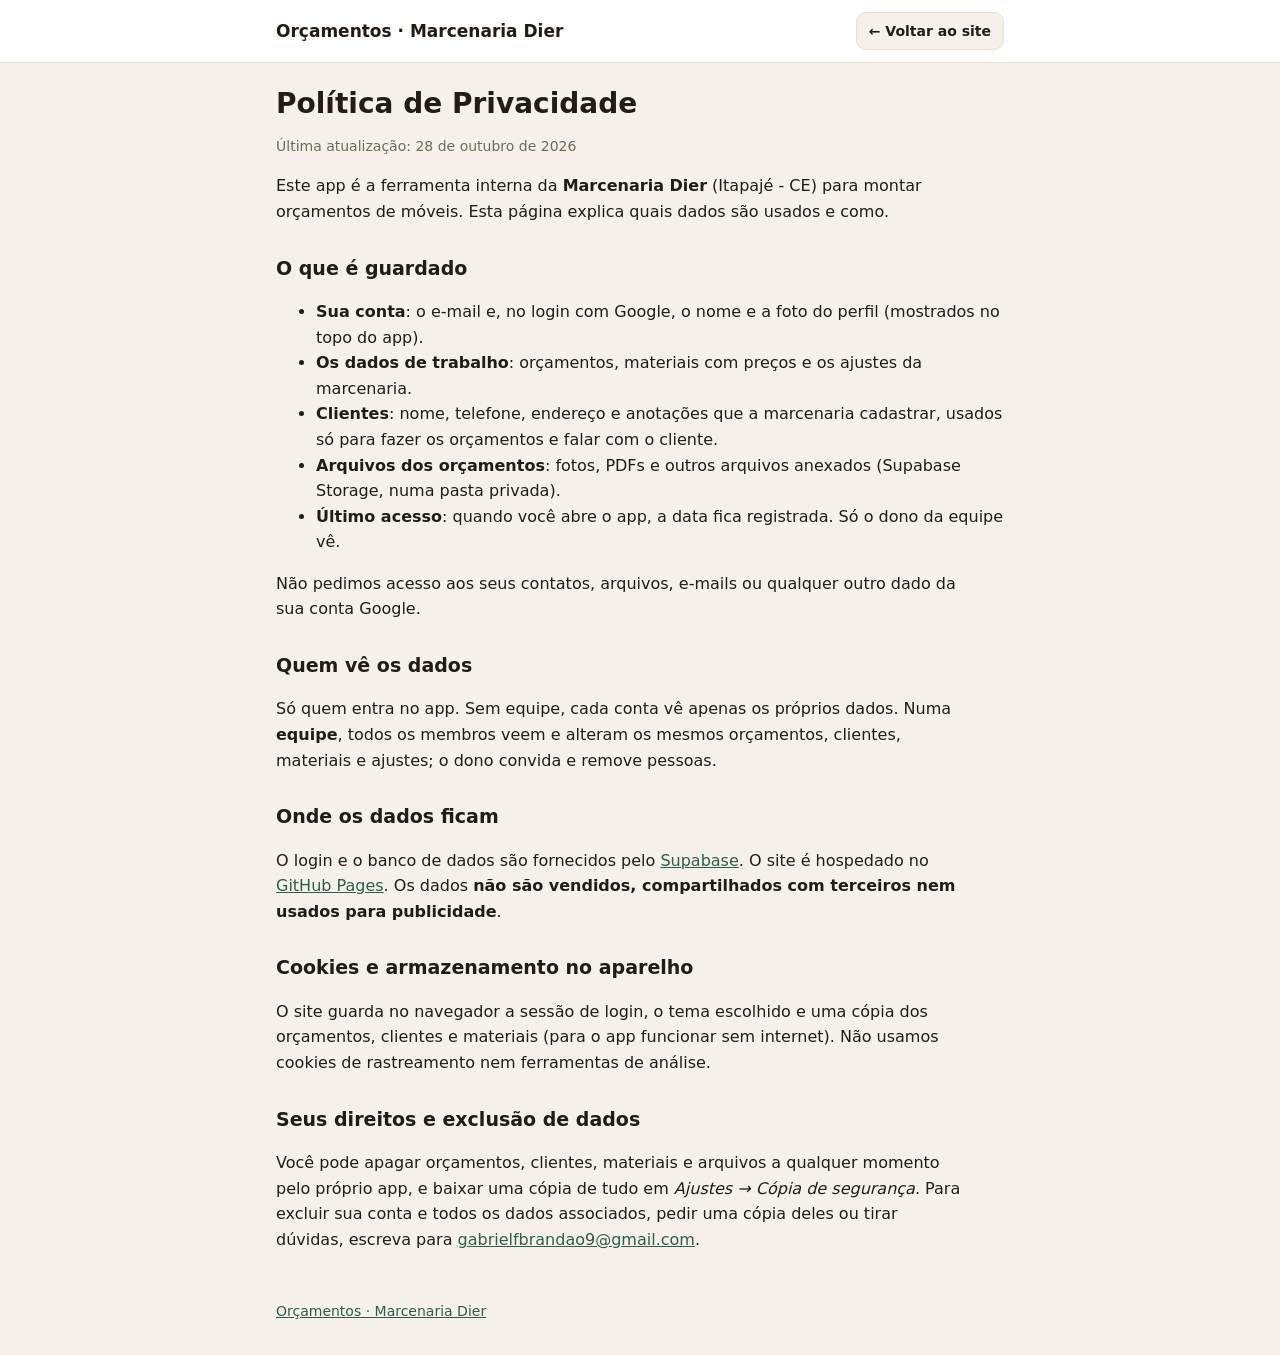
<file: privacidade.html>
<!doctype html>
<html lang="pt-BR">
<head>
<meta charset="utf-8">
<meta name="viewport" content="width=device-width, initial-scale=1">
<title>Política de Privacidade · Orçamentos · Marcenaria Dier</title>
<meta name="description" content="Política de privacidade do site Orçamentos · Marcenaria Dier.">
<link rel="icon" href="icons/icon-192.png">
<script>
  // Aplica o tema escolhido no site antes de desenhar a página.
  try { var t = localStorage.getItem('dier:tema'); if (t === 'light' || t === 'dark') document.documentElement.dataset.theme = t; } catch (e) {}
</script>
<style>
  :root { --bg:#f5f1ea; --surface:#ffffff; --ink:#231c15; --muted:#75685a; --line:#e6ded2; --accent:#2f5d46; color-scheme: light; }
  @media (prefers-color-scheme: dark) { :root:not([data-theme="light"]) { --bg:#15130f; --surface:#1f1b17; --ink:#efe8de; --muted:#a59a8c; --line:#332d26; --accent:#7fbf9b; color-scheme: dark; } }
  :root[data-theme="dark"] { --bg:#15130f; --surface:#1f1b17; --ink:#efe8de; --muted:#a59a8c; --line:#332d26; --accent:#7fbf9b; color-scheme: dark; }
  * { box-sizing: border-box; }
  body { margin: 0; background: var(--bg); color: var(--ink); font: 16px/1.6 system-ui, -apple-system, "Segoe UI", Roboto, sans-serif; }
  header { background: var(--surface); border-bottom: 1px solid var(--line); }
  header .in, main, footer { max-width: 760px; margin: 0 auto; padding-left: 16px; padding-right: 16px; }
  header .in { display: flex; align-items: center; justify-content: space-between; gap: 12px; padding-top: 12px; padding-bottom: 12px; }
  header strong { font-size: 17px; }
  a { color: var(--accent); }
  .voltar { text-decoration: none; font-weight: 600; font-size: 14px; border: 1px solid var(--line); border-radius: 10px; padding: 7px 12px; color: var(--ink); background: var(--bg); white-space: nowrap; }
  main { padding-top: 24px; padding-bottom: 24px; }
  h1 { font-size: 28px; line-height: 1.2; margin: 0 0 4px; }
  h2 { font-size: 19px; margin: 28px 0 6px; }
  p, li { max-width: 68ch; }
  .muted { color: var(--muted); font-size: 14px; }
  footer { color: var(--muted); font-size: 14px; padding-top: 8px; padding-bottom: 32px; }
</style>
</head>
<body>
<header><div class="in"><strong>Orçamentos · Marcenaria Dier</strong><a class="voltar" href="./">← Voltar ao site</a></div></header>
<main>
  <h1>Política de Privacidade</h1>
  <p class="muted">Última atualização: 28 de outubro de 2026</p>
  <p>Este app é a ferramenta interna da <strong>Marcenaria Dier</strong> (Itapajé - CE) para montar orçamentos de móveis.
    Esta página explica quais dados são usados e como.</p>
  <h2>O que é guardado</h2>
  <ul>
    <li><strong>Sua conta</strong>: o e-mail e, no login com Google, o nome e a foto do perfil (mostrados no topo do app).</li>
    <li><strong>Os dados de trabalho</strong>: orçamentos, materiais com preços e os ajustes da marcenaria.</li>
    <li><strong>Clientes</strong>: nome, telefone, endereço e anotações que a marcenaria cadastrar, usados só para fazer os orçamentos e falar com o cliente.</li>
    <li><strong>Arquivos dos orçamentos</strong>: fotos, PDFs e outros arquivos anexados (Supabase Storage, numa pasta privada).</li>
    <li><strong>Último acesso</strong>: quando você abre o app, a data fica registrada. Só o dono da equipe vê.</li>
  </ul>
  <p>Não pedimos acesso aos seus contatos, arquivos, e-mails ou qualquer outro dado da sua conta Google.</p>
  <h2>Quem vê os dados</h2>
  <p>Só quem entra no app. Sem equipe, cada conta vê apenas os próprios dados. Numa <strong>equipe</strong>, todos os membros
    veem e alteram os mesmos orçamentos, clientes, materiais e ajustes; o dono convida e remove pessoas.</p>
  <h2>Onde os dados ficam</h2>
  <p>O login e o banco de dados são fornecidos pelo <a href="https://supabase.com/privacy" target="_blank" rel="noopener">Supabase</a>.
    O site é hospedado no <a href="https://docs.github.com/pt/site-policy/privacy-policies/github-general-privacy-statement" target="_blank" rel="noopener">GitHub Pages</a>.
    Os dados <strong>não são vendidos, compartilhados com terceiros nem usados para publicidade</strong>.</p>
  <h2>Cookies e armazenamento no aparelho</h2>
  <p>O site guarda no navegador a sessão de login, o tema escolhido e uma cópia dos orçamentos, clientes e materiais (para o app funcionar sem internet).
    Não usamos cookies de rastreamento nem ferramentas de análise.</p>
  <h2>Seus direitos e exclusão de dados</h2>
  <p>Você pode apagar orçamentos, clientes, materiais e arquivos a qualquer momento pelo próprio app, e baixar uma cópia de tudo em <em>Ajustes → Cópia de segurança</em>. Para excluir sua conta e todos os dados associados, pedir uma cópia deles ou tirar dúvidas,
    escreva para <a href="mailto:gabrielfbrandao9@gmail.com">gabrielfbrandao9@gmail.com</a>.</p>
</main>
<footer><a href="./">Orçamentos · Marcenaria Dier</a></footer>
</body>
</html>
</file>
